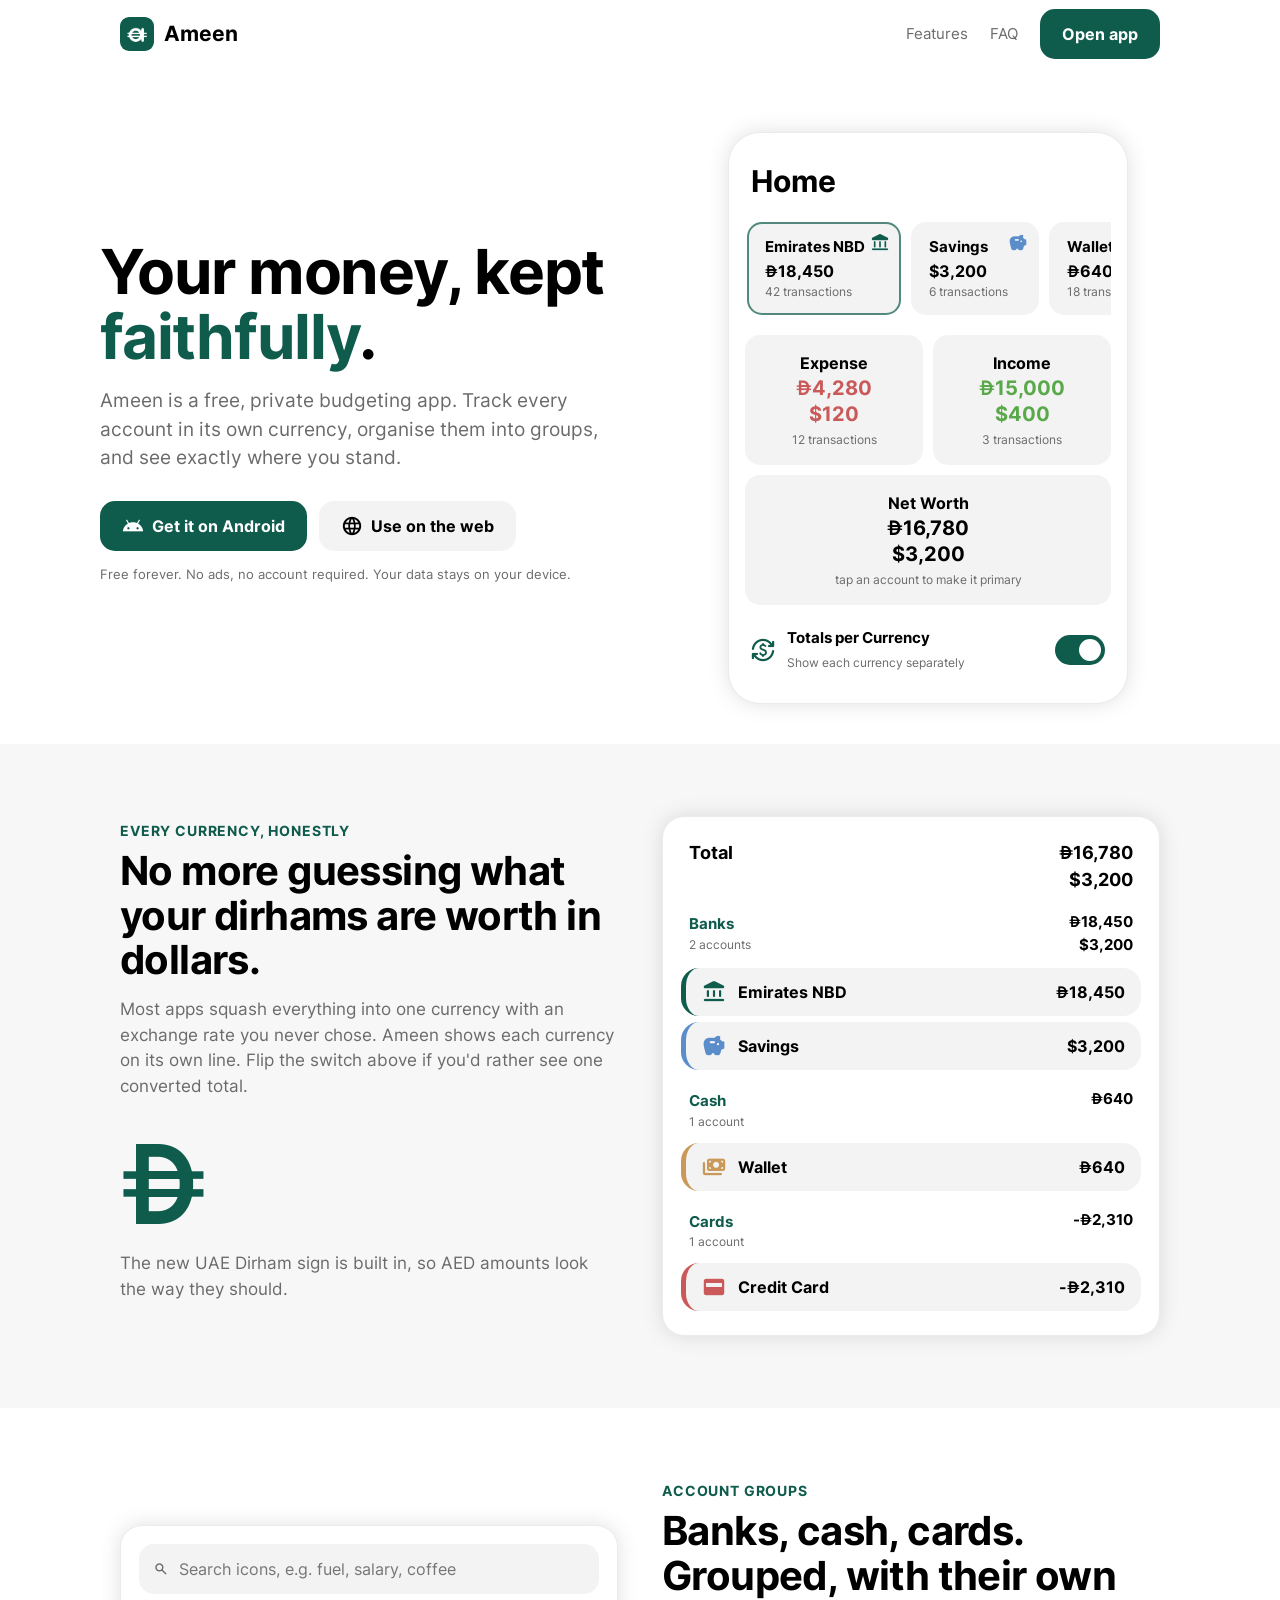
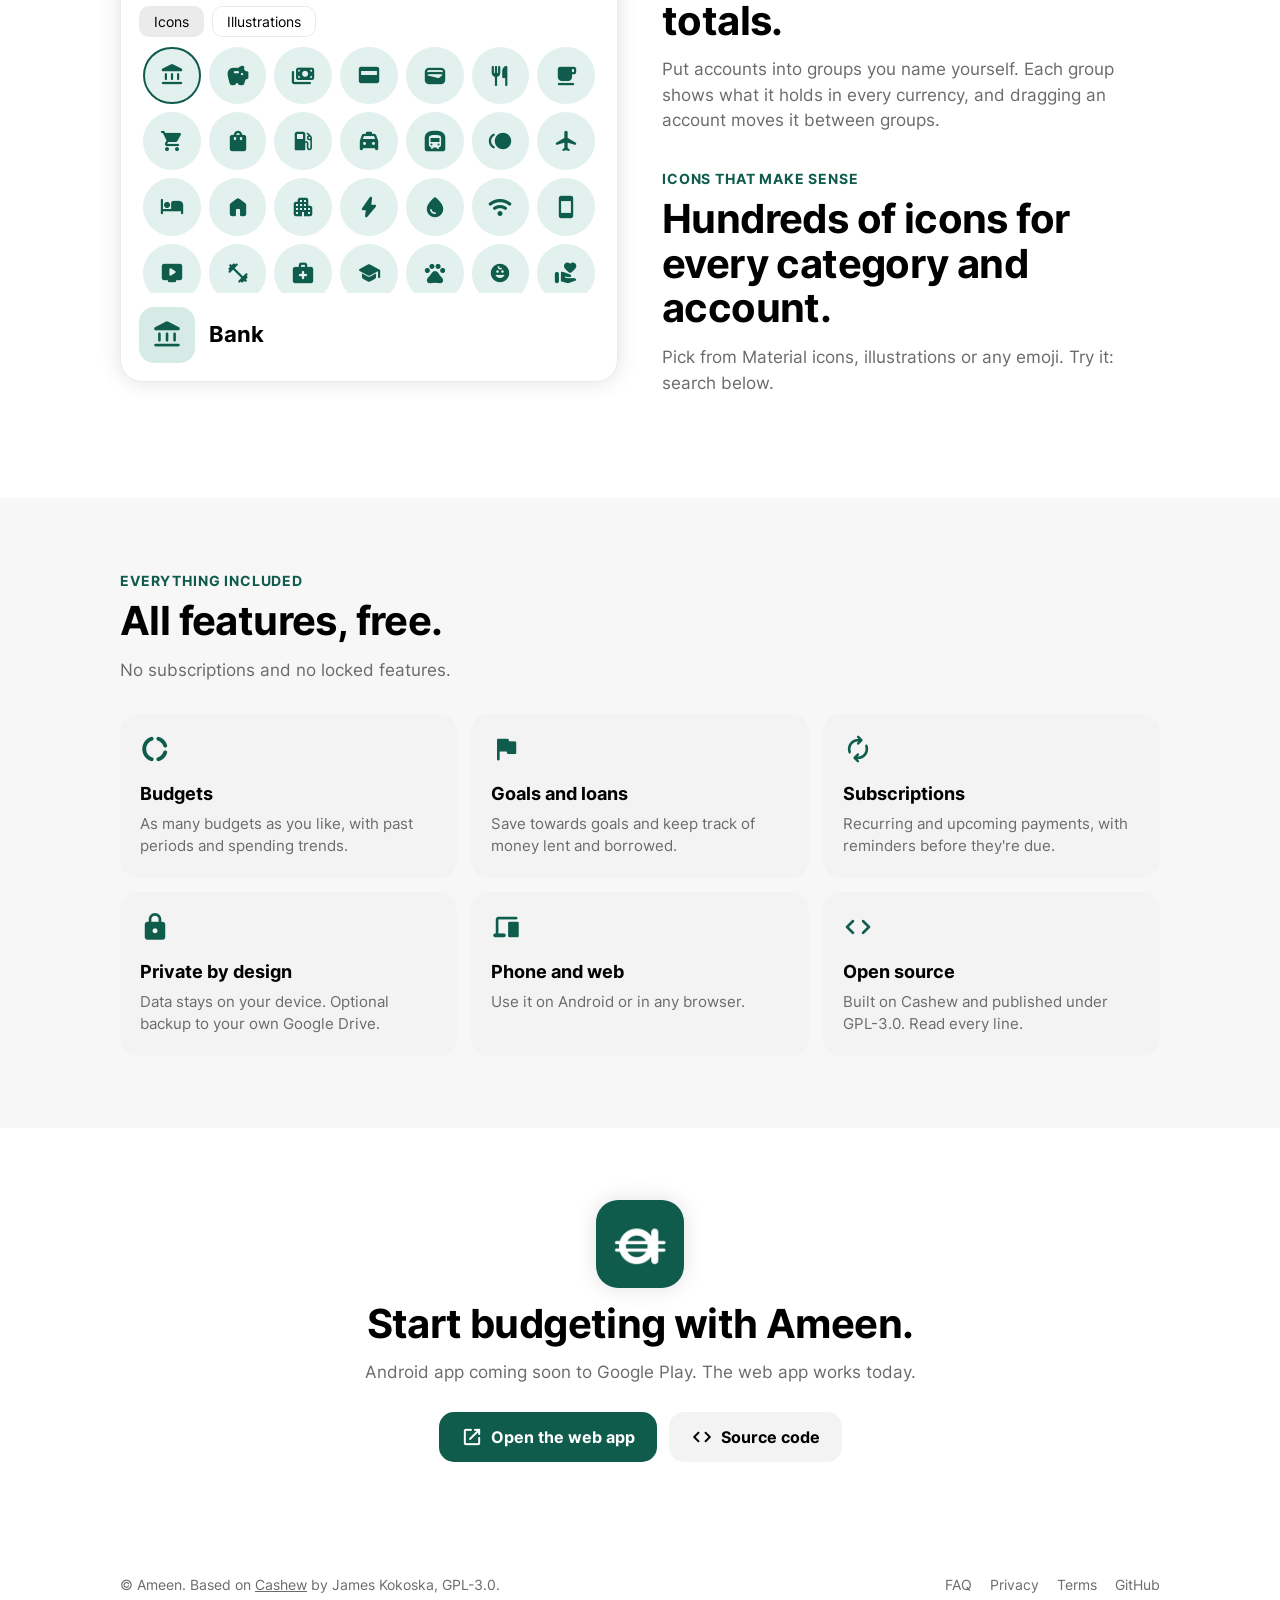
<file: site/index.html>
<!doctype html>
<html lang="en">
<head>
  <meta charset="utf-8">
  <meta name="viewport" content="width=device-width, initial-scale=1">
  <title>Ameen · Budgeting you can trust</title>
  <meta name="description" content="Ameen is a free, private budgeting app. Every currency kept separate, accounts in groups, and the new UAE Dirham sign built in.">
  <meta name="theme-color" content="#0F5C4D">
  <meta property="og:title" content="Ameen · Budgeting you can trust">
  <meta property="og:description" content="Free, private budgeting. Every currency kept separate, accounts in groups, the new Dirham sign built in.">
  <meta property="og:image" content="https://ameen.zaidshaikh.com/img/icon-1024.png">
  <link rel="icon" href="favicon.ico">
  <link rel="apple-touch-icon" href="img/icon-192.png">
  <link rel="stylesheet" href="https://fonts.googleapis.com/css2?family=Material+Symbols+Rounded:opsz,wght,FILL,GRAD@24,500,1,0&display=block">
  <link rel="stylesheet" href="style.css">
</head>
<body>
<header class="top">
  <div class="wrap">
    <a class="logo" href="/"><img src="img/icon-192.png" alt="">Ameen</a>
    <nav class="links">
      <a class="hide-sm" href="#features">Features</a>
      <a class="hide-sm" href="faq.html">FAQ</a>
      <a class="btn primary" href="https://app.ameen.zaidshaikh.com">Open app</a>
    </nav>
  </div>
</header>

<main>
  <div class="wrap hero">
    <div>
      <h1>Your money, kept <span class="accent">faithfully</span>.</h1>
      <p class="lead">Ameen is a free, private budgeting app. Track every account in its own currency, organise them into groups, and see exactly where you stand.</p>
      <div class="ctas">
        <a class="btn primary" href="#get"><span class="ms">android</span>Get it on Android</a>
        <a class="btn secondary" href="https://app.ameen.zaidshaikh.com"><span class="ms">language</span>Use on the web</a>
      </div>
      <p class="note">Free forever. No ads, no account required. Your data stays on your device.</p>
    </div>

    <!-- Live recreation of the app home screen -->
    <div class="device" aria-label="Ameen home screen preview">
      <h3 class="page">Home</h3>
      <div class="cards" id="wallets"></div>
      <div class="row2">
        <div class="box"><div class="label">Expense</div><div class="val expense" id="exp"></div><div class="sub">12 transactions</div></div>
        <div class="box"><div class="label">Income</div><div class="val income" id="inc"></div><div class="sub">3 transactions</div></div>
      </div>
      <div class="box" style="margin-top:10px"><div class="label">Net Worth</div><div class="val" id="nw"></div><div class="sub">tap an account to make it primary</div></div>
      <div class="setting">
        <span class="ms">currency_exchange</span>
        <div class="t"><b>Totals per Currency</b><span>Show each currency separately</span></div>
        <button class="switch" id="perCurrency" role="switch" aria-checked="true" aria-label="Totals per currency"></button>
      </div>
    </div>
  </div>

  <section class="block alt" id="features">
    <div class="wrap split">
      <div>
        <div class="eyebrow">Every currency, honestly</div>
        <h2>No more guessing what your dirhams are worth in dollars.</h2>
        <p class="sec">Most apps squash everything into one currency with an exchange rate you never chose. Ameen shows each currency on its own line. Flip the switch above if you'd rather see one converted total.</p>
        <div class="dirham" aria-label="UAE Dirham sign">&#x20C3;</div>
        <p class="sec" style="margin-top:12px">The new UAE Dirham sign is built in, so AED amounts look the way they should.</p>
      </div>
      <!-- Live accounts page with groups -->
      <div class="panel" aria-label="Accounts page preview">
        <div class="total-h"><span>Total</span><span class="tot" id="groupsTotal"></span></div>
        <div id="groups"></div>
      </div>
    </div>
  </section>

  <section class="block">
    <div class="wrap split flip">
      <div>
        <div class="eyebrow">Account groups</div>
        <h2>Banks, cash, cards. Grouped, with their own totals.</h2>
        <p class="sec">Put accounts into groups you name yourself. Each group shows what it holds in every currency, and dragging an account moves it between groups.</p>
        <div class="eyebrow" style="margin-top:34px">Icons that make sense</div>
        <h2>Hundreds of icons for every category and account.</h2>
        <p class="sec">Pick from Material icons, illustrations or any emoji. Try it: search below.</p>
      </div>
      <!-- Live icon picker -->
      <div class="panel" aria-label="Icon picker preview">
        <div class="picker-search"><span class="ms" style="color:var(--text-light)">search</span><input id="iconSearch" placeholder="Search icons, e.g. fuel, salary, coffee" aria-label="Search icons"></div>
        <div class="chips"><button class="chip on" tabindex="-1">Icons</button><button class="chip" tabindex="-1">Illustrations</button></div>
        <div class="grid-icons" id="iconGrid"></div>
        <div class="picked"><div class="tile"><span class="ms" id="pickedIcon">account_balance</span></div><b id="pickedName">Bank</b></div>
      </div>
    </div>
  </section>

  <section class="block alt">
    <div class="wrap">
      <div class="eyebrow">Everything included</div>
      <h2>All features, free.</h2>
      <p class="sec">No subscriptions and no locked features.</p>
      <div class="features">
        <div class="feature"><span class="ms">donut_large</span><h3>Budgets</h3><p>As many budgets as you like, with past periods and spending trends.</p></div>
        <div class="feature"><span class="ms">flag</span><h3>Goals and loans</h3><p>Save towards goals and keep track of money lent and borrowed.</p></div>
        <div class="feature"><span class="ms">autorenew</span><h3>Subscriptions</h3><p>Recurring and upcoming payments, with reminders before they're due.</p></div>
        <div class="feature"><span class="ms">lock</span><h3>Private by design</h3><p>Data stays on your device. Optional backup to your own Google Drive.</p></div>
        <div class="feature"><span class="ms">devices</span><h3>Phone and web</h3><p>Use it on Android or in any browser.</p></div>
        <div class="feature"><span class="ms">code</span><h3>Open source</h3><p>Built on Cashew and published under GPL-3.0. Read every line.</p></div>
      </div>
    </div>
  </section>

  <section class="block cta" id="get">
    <div class="wrap">
      <img src="img/icon-192.png" alt="Ameen app icon">
      <h2>Start budgeting with Ameen.</h2>
      <p class="sec" style="margin:0 auto 26px">Android app coming soon to Google Play. The web app works today.</p>
      <div class="ctas" style="display:flex;gap:12px;justify-content:center;flex-wrap:wrap">
        <a class="btn primary" href="https://app.ameen.zaidshaikh.com"><span class="ms">open_in_new</span>Open the web app</a>
        <a class="btn secondary" href="https://github.com/okzaid/ameen"><span class="ms">code</span>Source code</a>
      </div>
    </div>
  </section>
</main>

<footer>
  <div class="wrap">
    <span>© Ameen. Based on <a href="https://github.com/jameskokoska/Cashew" style="text-decoration:underline">Cashew</a> by James Kokoska, GPL-3.0.</span>
    <nav><a href="faq.html">FAQ</a><a href="privacy.html">Privacy</a><a href="terms.html">Terms</a><a href="https://github.com/okzaid/ameen">GitHub</a></nav>
  </div>
</footer>

<script>
// Sample data driving the live previews (mirrors the app's model)
const RATES = { aed: 1, usd: 3.6725 }; // to AED
const SYM = { aed: "⃃", usd: "$" };
const wallets = [
  { name: "Emirates NBD", icon: "account_balance", color: "#0F5C4D", cur: "aed", amt: 18450, n: 42, group: "Banks" },
  { name: "Savings", icon: "savings", color: "#5A8DCA", cur: "usd", amt: 3200, n: 6, group: "Banks" },
  { name: "Wallet", icon: "payments", color: "#CA995A", cur: "aed", amt: 640, n: 18, group: "Cash" },
  { name: "Credit Card", icon: "credit_card", color: "#CA5A5A", cur: "aed", amt: -2310, n: 27, group: "Cards" },
];
let primary = 0;
const fmt = (v, c) => (v < 0 ? "-" : "") + SYM[c] + Math.abs(v).toLocaleString("en-US", { minimumFractionDigits: 0, maximumFractionDigits: 2 });
const perCurrencySwitch = document.getElementById("perCurrency");
const perCurrency = () => perCurrencySwitch.getAttribute("aria-checked") === "true";

function totals(list, key = w => w.amt) {
  const t = {};
  list.forEach(w => t[w.cur] = (t[w.cur] || 0) + key(w));
  return t;
}
function totalsHTML(t) {
  const base = wallets[primary].cur;
  if (!perCurrency() || Object.keys(t).length === 1) {
    if (Object.keys(t).length === 1) { const c = Object.keys(t)[0]; return fmt(t[c], c); }
    let sum = 0; for (const c in t) sum += t[c] * RATES[c] / RATES[base];
    return fmt(Math.round(sum), base);
  }
  return Object.entries(t).map(([c, v]) => `<div>${fmt(v, c)}</div>`).join("");
}
function render() {
  document.getElementById("wallets").innerHTML = wallets.map((w, i) => `
    <div class="wallet ${i === primary ? "selected" : ""}" style="--wc:${w.color}" data-i="${i}" role="button" tabindex="0">
      <span class="ms ico">${w.icon}</span>
      <div class="name">${w.name}</div><div class="amt">${fmt(w.amt, w.cur)}</div>
      <div class="cnt">${w.n} transactions</div>
    </div>`).join("");
  document.querySelectorAll(".wallet").forEach(el => el.onclick = () => { primary = +el.dataset.i; render(); });
  document.getElementById("nw").innerHTML = totalsHTML(totals(wallets));
  document.getElementById("exp").innerHTML = totalsHTML({ aed: 4280, usd: 120 });
  document.getElementById("inc").innerHTML = totalsHTML({ aed: 15000, usd: 400 });
  document.getElementById("groupsTotal").innerHTML = totalsHTML(totals(wallets));
  const groups = [...new Set(wallets.map(w => w.group))];
  document.getElementById("groups").innerHTML = groups.map(g => {
    const m = wallets.filter(w => w.group === g);
    return `<div class="group-h"><div><b>${g}</b><small>${m.length} account${m.length > 1 ? "s" : ""}</small></div><div class="tot">${totalsHTML(totals(m))}</div></div>` +
      m.map(w => `<div class="acct" style="--wc:${w.color}"><span class="ms">${w.icon}</span><span class="n">${w.name}</span><span class="a">${fmt(w.amt, w.cur)}</span></div>`).join("");
  }).join("");
}
perCurrencySwitch.onclick = () => { perCurrencySwitch.setAttribute("aria-checked", perCurrency() ? "false" : "true"); render(); };
render();

// Icon picker: a slice of the app's Material icon catalog
const ICONS = [
  ["account_balance","Bank","bank account"],["savings","Savings","piggy save"],["payments","Cash","money notes"],["credit_card","Credit Card","card visa"],
  ["wallet","Wallet","purse"],["restaurant","Dining","food eat"],["local_cafe","Coffee","cafe tea karak"],["local_grocery_store","Groceries","supermarket"],
  ["shopping_bag","Shopping","mall"],["local_gas_station","Fuel","petrol adnoc enoc gas"],["local_taxi","Taxi","careem uber cab"],["subway","Metro","nol transport"],
  ["toll","Tolls","salik"],["flight","Flights","travel airline"],["hotel","Hotels","stay"],["home","Home","house"],["apartment","Rent","flat"],
  ["bolt","Electricity","dewa power utilities"],["water_drop","Water","utilities"],["wifi","Internet","broadband"],["smartphone","Phone","mobile du etisalat"],
  ["live_tv","Streaming","netflix"],["fitness_center","Gym","fitness"],["medical_services","Medical","doctor health"],["school","Education","school fees"],
  ["pets","Pets","dog cat"],["child_care","Childcare","baby"],["volunteer_activism","Charity","zakat sadaqah donation"],["mosque","Mosque","masjid"],
  ["work","Salary","income job"],["trending_up","Investments","stocks"],["redeem","Gifts","present"],["sports_esports","Gaming","games"],
  ["checkroom","Clothing","fashion"],["content_cut","Haircut","barber salon"],["local_parking","Parking","rta"],["send_money","Remittance","transfer home"],
];
const grid = document.getElementById("iconGrid");
let picked = "account_balance";
function renderIcons(q = "") {
  q = q.trim().toLowerCase();
  const list = ICONS.filter(([n, l, t]) => !q || n.replace(/_/g, " ").includes(q) || l.toLowerCase().includes(q) || t.includes(q));
  grid.innerHTML = list.map(([n, l]) => `<button class="${n === picked ? "on" : ""}" data-n="${n}" data-l="${l}" aria-label="${l}"><span class="ms">${n}</span></button>`).join("") ||
    `<p style="grid-column:1/-1;color:var(--text-light);margin:8px">No icons found</p>`;
  grid.querySelectorAll("button").forEach(b => b.onclick = () => {
    picked = b.dataset.n;
    document.getElementById("pickedIcon").textContent = picked;
    document.getElementById("pickedName").textContent = b.dataset.l;
    renderIcons(document.getElementById("iconSearch").value);
  });
}
document.getElementById("iconSearch").oninput = e => renderIcons(e.target.value);
renderIcons();
</script>
</body>
</html>
</file>
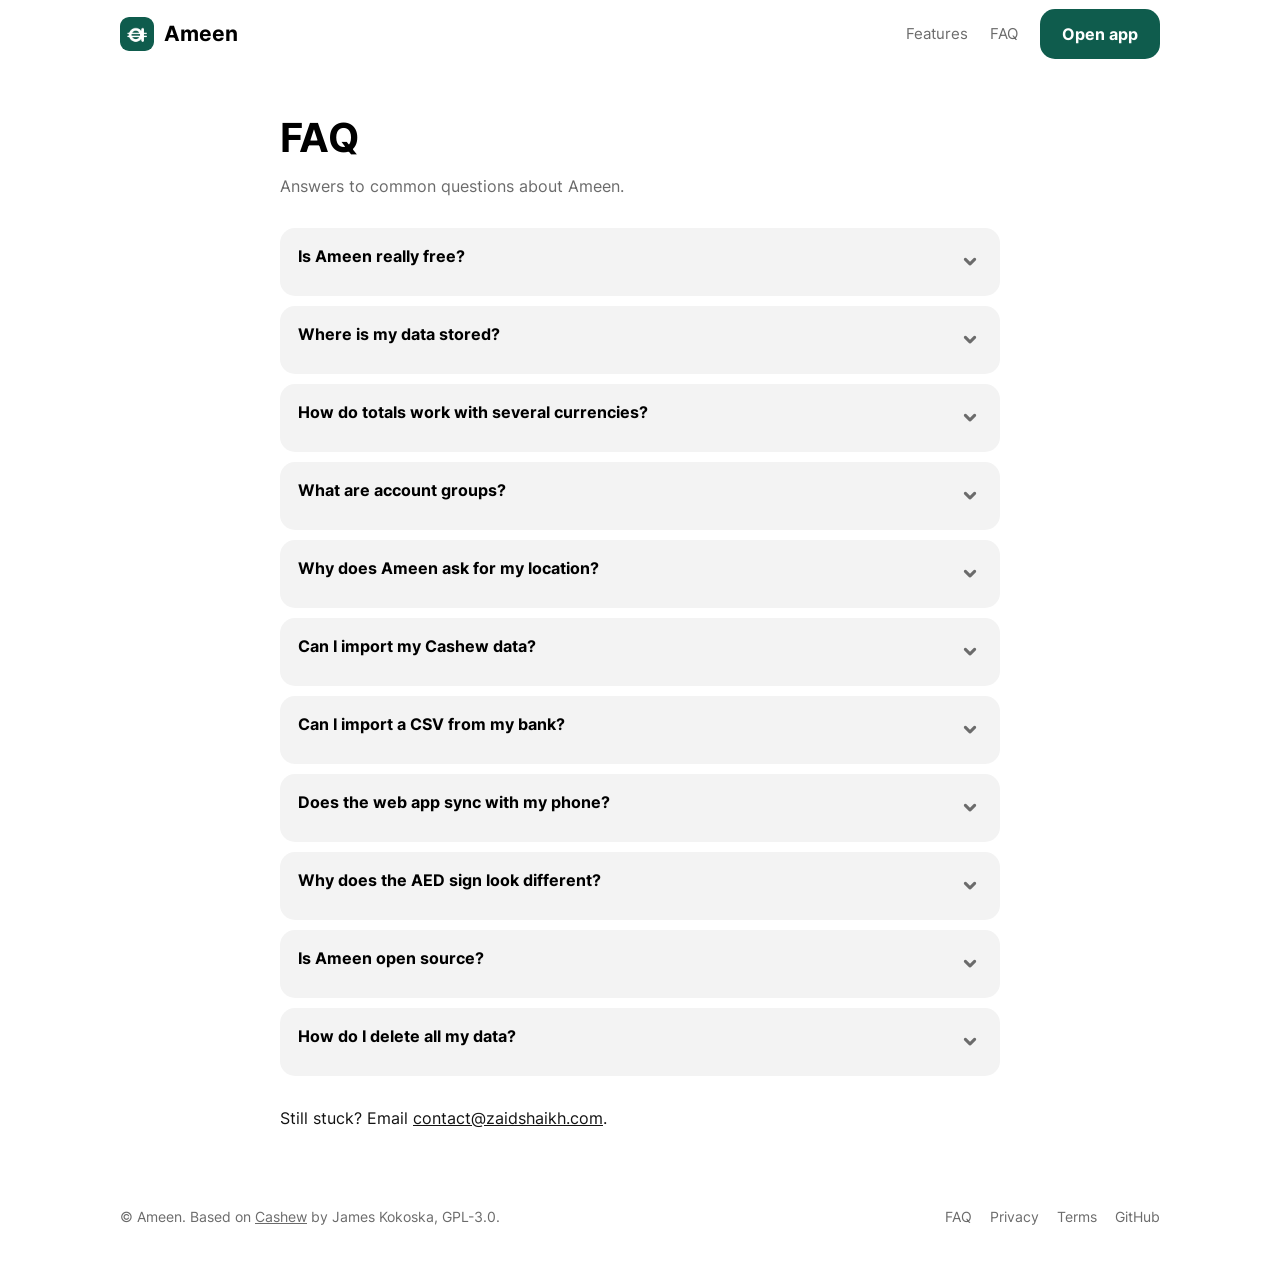
<file: site/faq.html>
<!doctype html>
<html lang="en"><head><meta charset="utf-8"><meta name="viewport" content="width=device-width, initial-scale=1">
<title>FAQ · Ameen</title><meta name="theme-color" content="#0F5C4D"><link rel="icon" href="favicon.ico">
<link rel="stylesheet" href="https://fonts.googleapis.com/css2?family=Material+Symbols+Rounded:opsz,wght,FILL,GRAD@24,500,1,0&display=block">
<link rel="stylesheet" href="style.css"></head><body>
<header class="top"><div class="wrap"><a class="logo" href="/"><img src="img/icon-192.png" alt="">Ameen</a>
<nav class="links"><a class="hide-sm" href="/#features">Features</a><a class="hide-sm" href="faq.html">FAQ</a><a class="btn primary" href="https://app.ameen.zaidshaikh.com">Open app</a></nav></div></header>
<main class="doc"><h1>FAQ</h1><div class="updated">Answers to common questions about Ameen.</div>
<details class="q"><summary>Is Ameen really free?</summary><p>Yes. Every feature is included, with no subscriptions, ads or locked features.</p></details><details class="q"><summary>Where is my data stored?</summary><p>On your device. Nothing is sent to us. If you turn on Google Drive backup, a copy is stored in your own Google Drive, in a private app folder only Ameen can read.</p></details><details class="q"><summary>How do totals work with several currencies?</summary><p>By default Ameen shows one total per currency, so AED and USD stay separate. Turn off <b>Totals per Currency</b> in the accounts settings to convert everything into your base currency using daily exchange rates (you can set your own rates too).</p></details><details class="q"><summary>What are account groups?</summary><p>Groups like Banks, Cash or Cards that you name yourself. Each group shows its own total. Create one when adding or editing an account, or under Accounts, Settings, Account Groups. Dragging an account into another group moves it there.</p></details><details class="q"><summary>Why does Ameen ask for my location?</summary><p>To remember where you added each transaction, so you can see "📍 Dubai" on it later and search by city. Only the city is shown. You can turn it off in Settings, Location Tagging.</p></details><details class="q"><summary>Can I import my Cashew data?</summary><p>Yes. Ameen is based on Cashew, so a Cashew backup file (.sql or .sqlite) can be imported from the backup settings.</p></details><details class="q"><summary>Can I import a CSV from my bank?</summary><p>Yes. Use Import CSV in settings and match the columns to date, amount, title and category.</p></details><details class="q"><summary>Does the web app sync with my phone?</summary><p>Yes, when you sign in with the same Google account on both and turn on sync in the backup settings.</p></details><details class="q"><summary>Why does the AED sign look different?</summary><p>Ameen uses the new UAE Dirham sign introduced in 2025. Where the sign can't be displayed, such as home screen widgets, amounts show as AED.</p></details><details class="q"><summary>Is Ameen open source?</summary><p>Yes, under GPL-3.0. The source is on <a href="https://github.com/okzaid/ameen">GitHub</a>. Ameen is based on <a href="https://github.com/jameskokoska/Cashew">Cashew</a> by James Kokoska.</p></details><details class="q"><summary>How do I delete all my data?</summary><p>In the app, open More, About Us, Delete All Data. If you used Google Drive backup, you can also delete the backups from the backup settings or from your Google Drive.</p></details><p style="margin-top:30px">Still stuck? Email <a href="mailto:contact@zaidshaikh.com">contact@zaidshaikh.com</a>.</p></main><footer><div class="wrap"><span>© Ameen. Based on <a href="https://github.com/jameskokoska/Cashew" style="text-decoration:underline">Cashew</a> by James Kokoska, GPL-3.0.</span>
<nav><a href="faq.html">FAQ</a><a href="privacy.html">Privacy</a><a href="terms.html">Terms</a><a href="https://github.com/okzaid/ameen">GitHub</a></nav></div></footer></body></html>
</file>
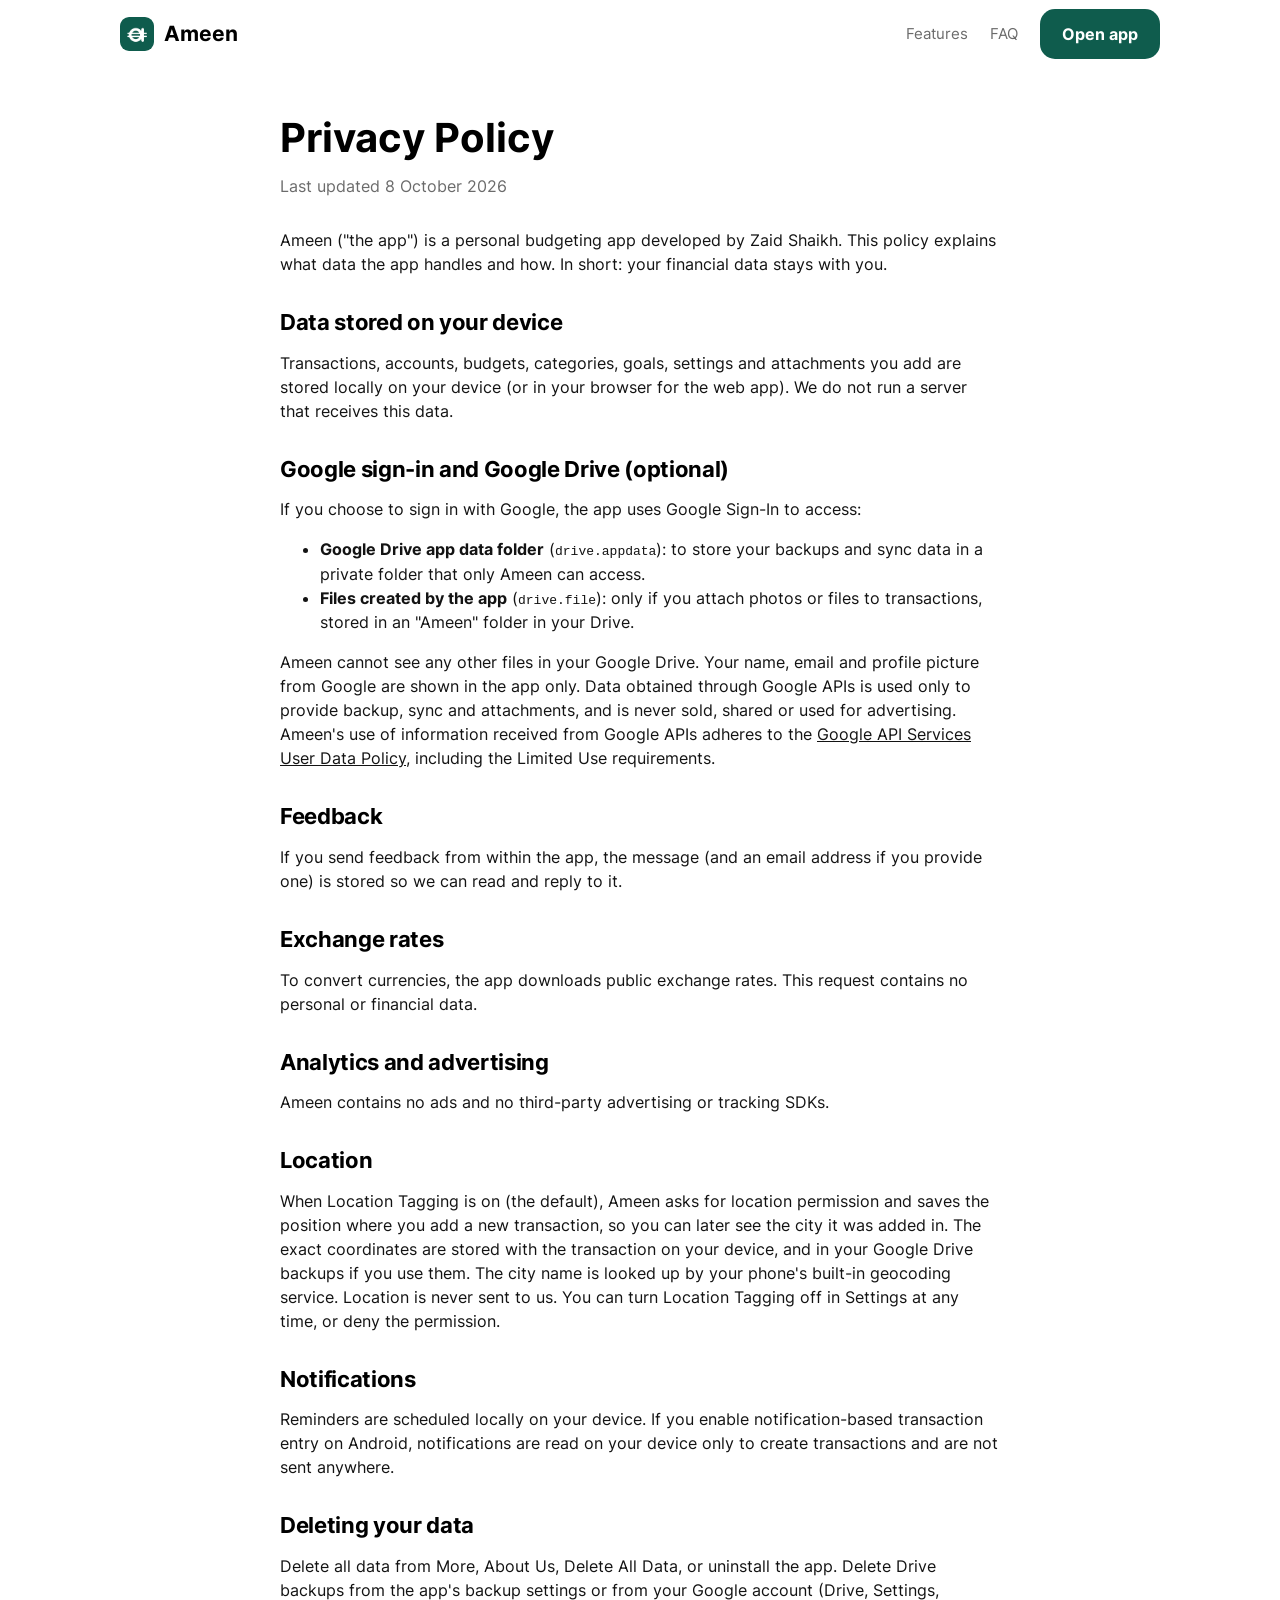
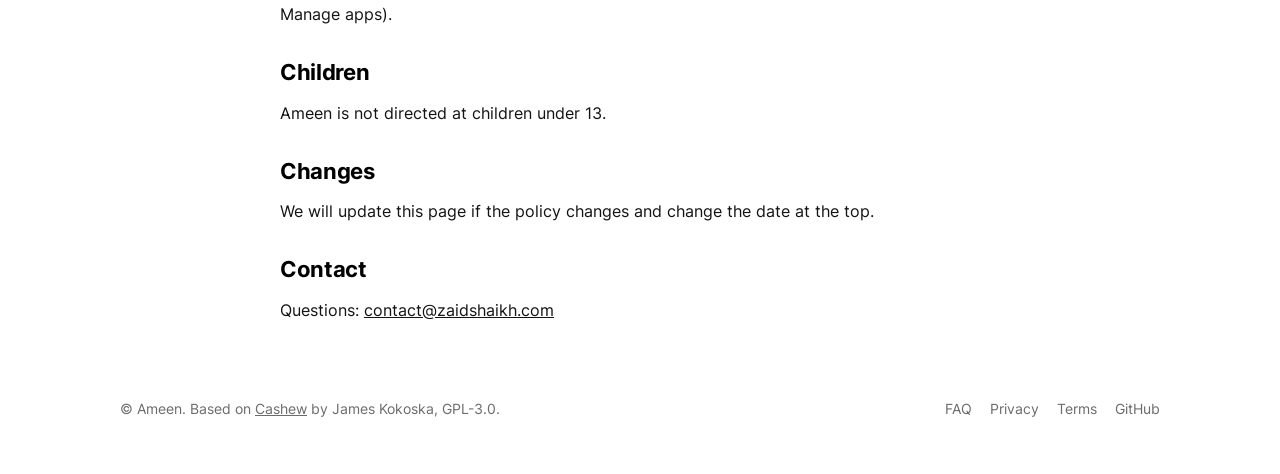
<file: site/privacy.html>
<!doctype html>
<html lang="en"><head><meta charset="utf-8"><meta name="viewport" content="width=device-width, initial-scale=1">
<title>Privacy Policy · Ameen</title><meta name="theme-color" content="#0F5C4D"><link rel="icon" href="favicon.ico">
<link rel="stylesheet" href="https://fonts.googleapis.com/css2?family=Material+Symbols+Rounded:opsz,wght,FILL,GRAD@24,500,1,0&display=block">
<link rel="stylesheet" href="style.css"></head><body>
<header class="top"><div class="wrap"><a class="logo" href="/"><img src="img/icon-192.png" alt="">Ameen</a>
<nav class="links"><a class="hide-sm" href="/#features">Features</a><a class="hide-sm" href="faq.html">FAQ</a><a class="btn primary" href="https://app.ameen.zaidshaikh.com">Open app</a></nav></div></header>
<main class="doc"><h1>Privacy Policy</h1><div class="updated">Last updated 8 October 2026</div>

<p>Ameen ("the app") is a personal budgeting app developed by Zaid Shaikh. This policy explains what data the app handles and how. In short: your financial data stays with you.</p>
<h2>Data stored on your device</h2>
<p>Transactions, accounts, budgets, categories, goals, settings and attachments you add are stored locally on your device (or in your browser for the web app). We do not run a server that receives this data.</p>
<h2>Google sign-in and Google Drive (optional)</h2>
<p>If you choose to sign in with Google, the app uses Google Sign-In to access:</p>
<ul><li><b>Google Drive app data folder</b> (<code>drive.appdata</code>): to store your backups and sync data in a private folder that only Ameen can access.</li>
<li><b>Files created by the app</b> (<code>drive.file</code>): only if you attach photos or files to transactions, stored in an "Ameen" folder in your Drive.</li></ul>
<p>Ameen cannot see any other files in your Google Drive. Your name, email and profile picture from Google are shown in the app only. Data obtained through Google APIs is used only to provide backup, sync and attachments, and is never sold, shared or used for advertising. Ameen's use of information received from Google APIs adheres to the <a href="https://developers.google.com/terms/api-services-user-data-policy">Google API Services User Data Policy</a>, including the Limited Use requirements.</p>
<h2>Feedback</h2>
<p>If you send feedback from within the app, the message (and an email address if you provide one) is stored so we can read and reply to it.</p>
<h2>Exchange rates</h2>
<p>To convert currencies, the app downloads public exchange rates. This request contains no personal or financial data.</p>
<h2>Analytics and advertising</h2>
<p>Ameen contains no ads and no third-party advertising or tracking SDKs.</p>
<h2>Location</h2>
<p>When Location Tagging is on (the default), Ameen asks for location permission and saves the position where you add a new transaction, so you can later see the city it was added in. The exact coordinates are stored with the transaction on your device, and in your Google Drive backups if you use them. The city name is looked up by your phone's built-in geocoding service. Location is never sent to us. You can turn Location Tagging off in Settings at any time, or deny the permission.</p>
<h2>Notifications</h2>
<p>Reminders are scheduled locally on your device. If you enable notification-based transaction entry on Android, notifications are read on your device only to create transactions and are not sent anywhere.</p>
<h2>Deleting your data</h2>
<p>Delete all data from More, About Us, Delete All Data, or uninstall the app. Delete Drive backups from the app's backup settings or from your Google account (Drive, Settings, Manage apps).</p>
<h2>Children</h2><p>Ameen is not directed at children under 13.</p>
<h2>Changes</h2><p>We will update this page if the policy changes and change the date at the top.</p>
<h2>Contact</h2><p>Questions: <a href="mailto:contact@zaidshaikh.com">contact@zaidshaikh.com</a></p></main><footer><div class="wrap"><span>© Ameen. Based on <a href="https://github.com/jameskokoska/Cashew" style="text-decoration:underline">Cashew</a> by James Kokoska, GPL-3.0.</span>
<nav><a href="faq.html">FAQ</a><a href="privacy.html">Privacy</a><a href="terms.html">Terms</a><a href="https://github.com/okzaid/ameen">GitHub</a></nav></div></footer></body></html>
</file>
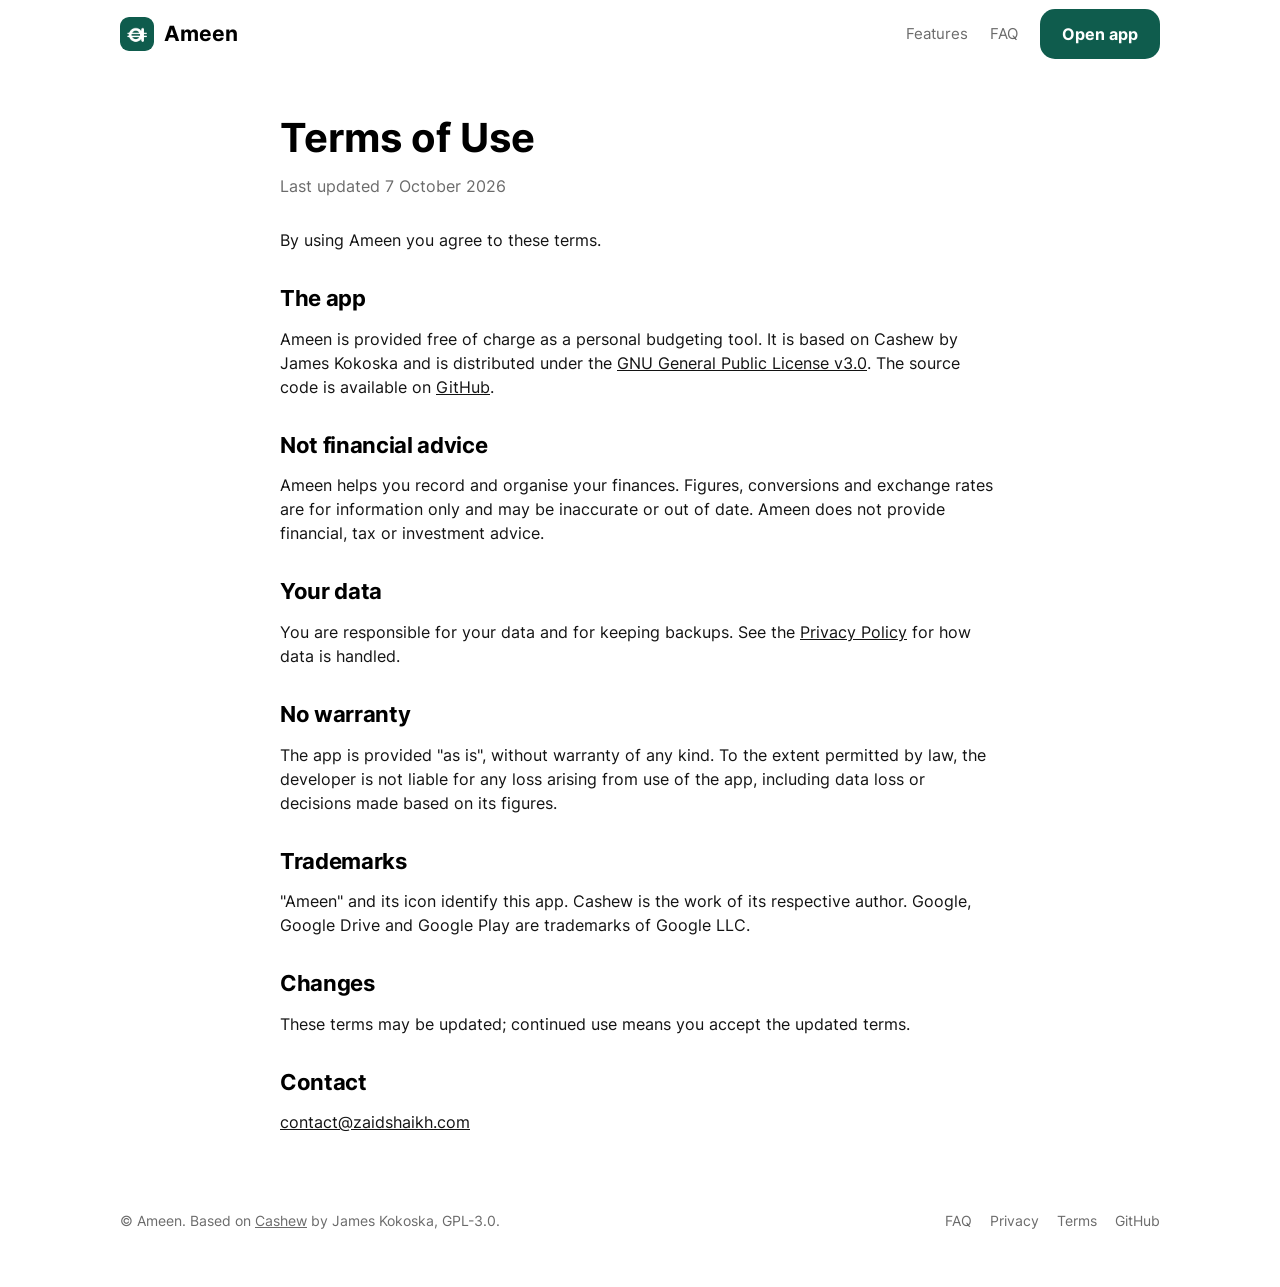
<file: site/terms.html>
<!doctype html>
<html lang="en"><head><meta charset="utf-8"><meta name="viewport" content="width=device-width, initial-scale=1">
<title>Terms of Use · Ameen</title><meta name="theme-color" content="#0F5C4D"><link rel="icon" href="favicon.ico">
<link rel="stylesheet" href="https://fonts.googleapis.com/css2?family=Material+Symbols+Rounded:opsz,wght,FILL,GRAD@24,500,1,0&display=block">
<link rel="stylesheet" href="style.css"></head><body>
<header class="top"><div class="wrap"><a class="logo" href="/"><img src="img/icon-192.png" alt="">Ameen</a>
<nav class="links"><a class="hide-sm" href="/#features">Features</a><a class="hide-sm" href="faq.html">FAQ</a><a class="btn primary" href="https://app.ameen.zaidshaikh.com">Open app</a></nav></div></header>
<main class="doc"><h1>Terms of Use</h1><div class="updated">Last updated 7 October 2026</div>

<p>By using Ameen you agree to these terms.</p>
<h2>The app</h2><p>Ameen is provided free of charge as a personal budgeting tool. It is based on Cashew by James Kokoska and is distributed under the <a href="https://www.gnu.org/licenses/gpl-3.0.html">GNU General Public License v3.0</a>. The source code is available on <a href="https://github.com/okzaid/ameen">GitHub</a>.</p>
<h2>Not financial advice</h2><p>Ameen helps you record and organise your finances. Figures, conversions and exchange rates are for information only and may be inaccurate or out of date. Ameen does not provide financial, tax or investment advice.</p>
<h2>Your data</h2><p>You are responsible for your data and for keeping backups. See the <a href="privacy.html">Privacy Policy</a> for how data is handled.</p>
<h2>No warranty</h2><p>The app is provided "as is", without warranty of any kind. To the extent permitted by law, the developer is not liable for any loss arising from use of the app, including data loss or decisions made based on its figures.</p>
<h2>Trademarks</h2><p>"Ameen" and its icon identify this app. Cashew is the work of its respective author. Google, Google Drive and Google Play are trademarks of Google LLC.</p>
<h2>Changes</h2><p>These terms may be updated; continued use means you accept the updated terms.</p>
<h2>Contact</h2><p><a href="mailto:contact@zaidshaikh.com">contact@zaidshaikh.com</a></p></main><footer><div class="wrap"><span>© Ameen. Based on <a href="https://github.com/jameskokoska/Cashew" style="text-decoration:underline">Cashew</a> by James Kokoska, GPL-3.0.</span>
<nav><a href="faq.html">FAQ</a><a href="privacy.html">Privacy</a><a href="terms.html">Terms</a><a href="https://github.com/okzaid/ameen">GitHub</a></nav></div></footer></body></html>
</file>
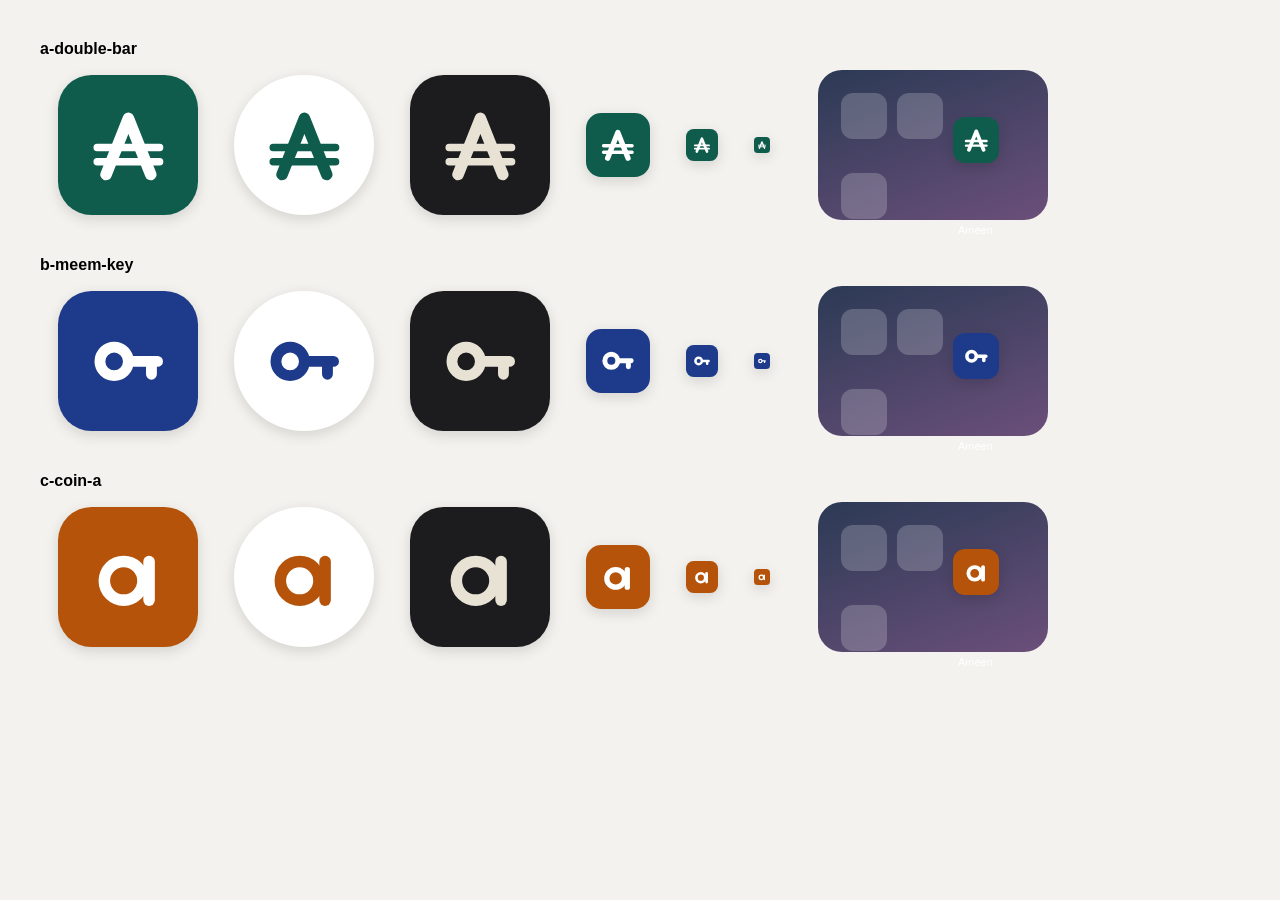
<file: design/icon/demo.html>
<html><body style="margin:0;background:#f4f2ee;font-family:Segoe UI,sans-serif"><div style="padding:40px"><div style="margin-bottom:36px"><div style="font-weight:600;margin-bottom:12px">a-double-bar</div><div style="width:140px;height:140px;border-radius:24%;background:#0F5C4D;display:inline-flex;align-items:center;justify-content:center;margin:0 18px;vertical-align:middle;box-shadow:0 4px 14px #0002"><svg viewBox="0 0 256 256" width="86.8" height="86.8">
  <!-- A whose crossbar is doubled like the Dirham sign: balanced books -->
  <path d="M62 214 L128 48 L194 214" fill="none" stroke="#fff" stroke-width="34" stroke-linecap="round" stroke-linejoin="round"/>
  <path d="M36 134 H220 M36 176 H220" fill="none" stroke="#fff" stroke-width="22" stroke-linecap="round"/>
</svg></div><div style="width:140px;height:140px;border-radius:50%;background:#fff;display:inline-flex;align-items:center;justify-content:center;margin:0 18px;vertical-align:middle;box-shadow:0 4px 14px #0002"><svg viewBox="0 0 256 256" width="86.8" height="86.8">
  <!-- A whose crossbar is doubled like the Dirham sign: balanced books -->
  <path d="M62 214 L128 48 L194 214" fill="none" stroke="#0F5C4D" stroke-width="34" stroke-linecap="round" stroke-linejoin="round"/>
  <path d="M36 134 H220 M36 176 H220" fill="none" stroke="#0F5C4D" stroke-width="22" stroke-linecap="round"/>
</svg></div><div style="width:140px;height:140px;border-radius:24%;background:#1c1c1e;display:inline-flex;align-items:center;justify-content:center;margin:0 18px;vertical-align:middle;box-shadow:0 4px 14px #0002"><svg viewBox="0 0 256 256" width="86.8" height="86.8">
  <!-- A whose crossbar is doubled like the Dirham sign: balanced books -->
  <path d="M62 214 L128 48 L194 214" fill="none" stroke="#e8e2d5" stroke-width="34" stroke-linecap="round" stroke-linejoin="round"/>
  <path d="M36 134 H220 M36 176 H220" fill="none" stroke="#e8e2d5" stroke-width="22" stroke-linecap="round"/>
</svg></div><div style="width:64px;height:64px;border-radius:24%;background:#0F5C4D;display:inline-flex;align-items:center;justify-content:center;margin:0 18px;vertical-align:middle;box-shadow:0 4px 14px #0002"><svg viewBox="0 0 256 256" width="39.68" height="39.68">
  <!-- A whose crossbar is doubled like the Dirham sign: balanced books -->
  <path d="M62 214 L128 48 L194 214" fill="none" stroke="#fff" stroke-width="34" stroke-linecap="round" stroke-linejoin="round"/>
  <path d="M36 134 H220 M36 176 H220" fill="none" stroke="#fff" stroke-width="22" stroke-linecap="round"/>
</svg></div><div style="width:32px;height:32px;border-radius:24%;background:#0F5C4D;display:inline-flex;align-items:center;justify-content:center;margin:0 18px;vertical-align:middle;box-shadow:0 4px 14px #0002"><svg viewBox="0 0 256 256" width="19.84" height="19.84">
  <!-- A whose crossbar is doubled like the Dirham sign: balanced books -->
  <path d="M62 214 L128 48 L194 214" fill="none" stroke="#fff" stroke-width="34" stroke-linecap="round" stroke-linejoin="round"/>
  <path d="M36 134 H220 M36 176 H220" fill="none" stroke="#fff" stroke-width="22" stroke-linecap="round"/>
</svg></div><div style="width:16px;height:16px;border-radius:24%;background:#0F5C4D;display:inline-flex;align-items:center;justify-content:center;margin:0 18px;vertical-align:middle;box-shadow:0 4px 14px #0002"><svg viewBox="0 0 256 256" width="9.92" height="9.92">
  <!-- A whose crossbar is doubled like the Dirham sign: balanced books -->
  <path d="M62 214 L128 48 L194 214" fill="none" stroke="#fff" stroke-width="34" stroke-linecap="round" stroke-linejoin="round"/>
  <path d="M36 134 H220 M36 176 H220" fill="none" stroke="#fff" stroke-width="22" stroke-linecap="round"/>
</svg></div><div style="display:inline-block;vertical-align:middle;margin-left:30px;width:230px;height:150px;border-radius:24px;background:linear-gradient(160deg,#2b3a55,#6b4f7a);padding:18px;box-sizing:border-box"><div style="display:inline-block;width:46px;height:46px;border-radius:12px;background:#ffffff33;margin:5px"></div><div style="display:inline-block;width:46px;height:46px;border-radius:12px;background:#ffffff33;margin:5px"></div><div style="width:46px;height:46px;border-radius:26%;background:#0F5C4D;display:inline-flex;align-items:center;justify-content:center;margin:5px;vertical-align:middle;box-shadow:0 4px 14px #0002"><svg viewBox="0 0 256 256" width="28.52" height="28.52">
  <!-- A whose crossbar is doubled like the Dirham sign: balanced books -->
  <path d="M62 214 L128 48 L194 214" fill="none" stroke="#fff" stroke-width="34" stroke-linecap="round" stroke-linejoin="round"/>
  <path d="M36 134 H220 M36 176 H220" fill="none" stroke="#fff" stroke-width="22" stroke-linecap="round"/>
</svg></div><div style="display:inline-block;width:46px;height:46px;border-radius:12px;background:#ffffff33;margin:5px"></div><div style="color:#fff;font-size:11px;margin-left:122px">Ameen</div></div></div><div style="margin-bottom:36px"><div style="font-weight:600;margin-bottom:12px">b-meem-key</div><div style="width:140px;height:140px;border-radius:24%;background:#1E3A8A;display:inline-flex;align-items:center;justify-content:center;margin:0 18px;vertical-align:middle;box-shadow:0 4px 14px #0002"><svg viewBox="0 0 256 256" width="86.8" height="86.8">
  <!-- Arabic meem (the loop of Ø£Ù…ÙŠÙ†) drawn as a key lying flat: safekeeping -->
  <path fill="#fff" fill-rule="evenodd" d="M86 70a58 58 0 1 1 0 116a58 58 0 1 1 0-116zm0 32a26 26 0 1 0 0 52a26 26 0 1 0 0-52z"/>
  <path d="M140 128 H214 M196 128 V166" fill="none" stroke="#fff" stroke-width="32" stroke-linecap="round" stroke-linejoin="round"/>
</svg></div><div style="width:140px;height:140px;border-radius:50%;background:#fff;display:inline-flex;align-items:center;justify-content:center;margin:0 18px;vertical-align:middle;box-shadow:0 4px 14px #0002"><svg viewBox="0 0 256 256" width="86.8" height="86.8">
  <!-- Arabic meem (the loop of Ø£Ù…ÙŠÙ†) drawn as a key lying flat: safekeeping -->
  <path fill="#1E3A8A" fill-rule="evenodd" d="M86 70a58 58 0 1 1 0 116a58 58 0 1 1 0-116zm0 32a26 26 0 1 0 0 52a26 26 0 1 0 0-52z"/>
  <path d="M140 128 H214 M196 128 V166" fill="none" stroke="#1E3A8A" stroke-width="32" stroke-linecap="round" stroke-linejoin="round"/>
</svg></div><div style="width:140px;height:140px;border-radius:24%;background:#1c1c1e;display:inline-flex;align-items:center;justify-content:center;margin:0 18px;vertical-align:middle;box-shadow:0 4px 14px #0002"><svg viewBox="0 0 256 256" width="86.8" height="86.8">
  <!-- Arabic meem (the loop of Ø£Ù…ÙŠÙ†) drawn as a key lying flat: safekeeping -->
  <path fill="#e8e2d5" fill-rule="evenodd" d="M86 70a58 58 0 1 1 0 116a58 58 0 1 1 0-116zm0 32a26 26 0 1 0 0 52a26 26 0 1 0 0-52z"/>
  <path d="M140 128 H214 M196 128 V166" fill="none" stroke="#e8e2d5" stroke-width="32" stroke-linecap="round" stroke-linejoin="round"/>
</svg></div><div style="width:64px;height:64px;border-radius:24%;background:#1E3A8A;display:inline-flex;align-items:center;justify-content:center;margin:0 18px;vertical-align:middle;box-shadow:0 4px 14px #0002"><svg viewBox="0 0 256 256" width="39.68" height="39.68">
  <!-- Arabic meem (the loop of Ø£Ù…ÙŠÙ†) drawn as a key lying flat: safekeeping -->
  <path fill="#fff" fill-rule="evenodd" d="M86 70a58 58 0 1 1 0 116a58 58 0 1 1 0-116zm0 32a26 26 0 1 0 0 52a26 26 0 1 0 0-52z"/>
  <path d="M140 128 H214 M196 128 V166" fill="none" stroke="#fff" stroke-width="32" stroke-linecap="round" stroke-linejoin="round"/>
</svg></div><div style="width:32px;height:32px;border-radius:24%;background:#1E3A8A;display:inline-flex;align-items:center;justify-content:center;margin:0 18px;vertical-align:middle;box-shadow:0 4px 14px #0002"><svg viewBox="0 0 256 256" width="19.84" height="19.84">
  <!-- Arabic meem (the loop of Ø£Ù…ÙŠÙ†) drawn as a key lying flat: safekeeping -->
  <path fill="#fff" fill-rule="evenodd" d="M86 70a58 58 0 1 1 0 116a58 58 0 1 1 0-116zm0 32a26 26 0 1 0 0 52a26 26 0 1 0 0-52z"/>
  <path d="M140 128 H214 M196 128 V166" fill="none" stroke="#fff" stroke-width="32" stroke-linecap="round" stroke-linejoin="round"/>
</svg></div><div style="width:16px;height:16px;border-radius:24%;background:#1E3A8A;display:inline-flex;align-items:center;justify-content:center;margin:0 18px;vertical-align:middle;box-shadow:0 4px 14px #0002"><svg viewBox="0 0 256 256" width="9.92" height="9.92">
  <!-- Arabic meem (the loop of Ø£Ù…ÙŠÙ†) drawn as a key lying flat: safekeeping -->
  <path fill="#fff" fill-rule="evenodd" d="M86 70a58 58 0 1 1 0 116a58 58 0 1 1 0-116zm0 32a26 26 0 1 0 0 52a26 26 0 1 0 0-52z"/>
  <path d="M140 128 H214 M196 128 V166" fill="none" stroke="#fff" stroke-width="32" stroke-linecap="round" stroke-linejoin="round"/>
</svg></div><div style="display:inline-block;vertical-align:middle;margin-left:30px;width:230px;height:150px;border-radius:24px;background:linear-gradient(160deg,#2b3a55,#6b4f7a);padding:18px;box-sizing:border-box"><div style="display:inline-block;width:46px;height:46px;border-radius:12px;background:#ffffff33;margin:5px"></div><div style="display:inline-block;width:46px;height:46px;border-radius:12px;background:#ffffff33;margin:5px"></div><div style="width:46px;height:46px;border-radius:26%;background:#1E3A8A;display:inline-flex;align-items:center;justify-content:center;margin:5px;vertical-align:middle;box-shadow:0 4px 14px #0002"><svg viewBox="0 0 256 256" width="28.52" height="28.52">
  <!-- Arabic meem (the loop of Ø£Ù…ÙŠÙ†) drawn as a key lying flat: safekeeping -->
  <path fill="#fff" fill-rule="evenodd" d="M86 70a58 58 0 1 1 0 116a58 58 0 1 1 0-116zm0 32a26 26 0 1 0 0 52a26 26 0 1 0 0-52z"/>
  <path d="M140 128 H214 M196 128 V166" fill="none" stroke="#fff" stroke-width="32" stroke-linecap="round" stroke-linejoin="round"/>
</svg></div><div style="display:inline-block;width:46px;height:46px;border-radius:12px;background:#ffffff33;margin:5px"></div><div style="color:#fff;font-size:11px;margin-left:122px">Ameen</div></div></div><div style="margin-bottom:36px"><div style="font-weight:600;margin-bottom:12px">c-coin-a</div><div style="width:140px;height:140px;border-radius:24%;background:#B45309;display:inline-flex;align-items:center;justify-content:center;margin:0 18px;vertical-align:middle;box-shadow:0 4px 14px #0002"><svg viewBox="0 0 256 256" width="86.8" height="86.8">
  <!-- single storey a: the bowl is a full coin, the stem closes the ledger -->
  <path fill="#fff" fill-rule="evenodd" d="M114 64a74 74 0 1 1 0 148a74 74 0 1 1 0-148zm0 34a40 40 0 1 0 0 80a40 40 0 1 0 0-80z"/>
  <rect x="172" y="64" width="34" height="148" rx="17" fill="#fff"/>
</svg></div><div style="width:140px;height:140px;border-radius:50%;background:#fff;display:inline-flex;align-items:center;justify-content:center;margin:0 18px;vertical-align:middle;box-shadow:0 4px 14px #0002"><svg viewBox="0 0 256 256" width="86.8" height="86.8">
  <!-- single storey a: the bowl is a full coin, the stem closes the ledger -->
  <path fill="#B45309" fill-rule="evenodd" d="M114 64a74 74 0 1 1 0 148a74 74 0 1 1 0-148zm0 34a40 40 0 1 0 0 80a40 40 0 1 0 0-80z"/>
  <rect x="172" y="64" width="34" height="148" rx="17" fill="#B45309"/>
</svg></div><div style="width:140px;height:140px;border-radius:24%;background:#1c1c1e;display:inline-flex;align-items:center;justify-content:center;margin:0 18px;vertical-align:middle;box-shadow:0 4px 14px #0002"><svg viewBox="0 0 256 256" width="86.8" height="86.8">
  <!-- single storey a: the bowl is a full coin, the stem closes the ledger -->
  <path fill="#e8e2d5" fill-rule="evenodd" d="M114 64a74 74 0 1 1 0 148a74 74 0 1 1 0-148zm0 34a40 40 0 1 0 0 80a40 40 0 1 0 0-80z"/>
  <rect x="172" y="64" width="34" height="148" rx="17" fill="#e8e2d5"/>
</svg></div><div style="width:64px;height:64px;border-radius:24%;background:#B45309;display:inline-flex;align-items:center;justify-content:center;margin:0 18px;vertical-align:middle;box-shadow:0 4px 14px #0002"><svg viewBox="0 0 256 256" width="39.68" height="39.68">
  <!-- single storey a: the bowl is a full coin, the stem closes the ledger -->
  <path fill="#fff" fill-rule="evenodd" d="M114 64a74 74 0 1 1 0 148a74 74 0 1 1 0-148zm0 34a40 40 0 1 0 0 80a40 40 0 1 0 0-80z"/>
  <rect x="172" y="64" width="34" height="148" rx="17" fill="#fff"/>
</svg></div><div style="width:32px;height:32px;border-radius:24%;background:#B45309;display:inline-flex;align-items:center;justify-content:center;margin:0 18px;vertical-align:middle;box-shadow:0 4px 14px #0002"><svg viewBox="0 0 256 256" width="19.84" height="19.84">
  <!-- single storey a: the bowl is a full coin, the stem closes the ledger -->
  <path fill="#fff" fill-rule="evenodd" d="M114 64a74 74 0 1 1 0 148a74 74 0 1 1 0-148zm0 34a40 40 0 1 0 0 80a40 40 0 1 0 0-80z"/>
  <rect x="172" y="64" width="34" height="148" rx="17" fill="#fff"/>
</svg></div><div style="width:16px;height:16px;border-radius:24%;background:#B45309;display:inline-flex;align-items:center;justify-content:center;margin:0 18px;vertical-align:middle;box-shadow:0 4px 14px #0002"><svg viewBox="0 0 256 256" width="9.92" height="9.92">
  <!-- single storey a: the bowl is a full coin, the stem closes the ledger -->
  <path fill="#fff" fill-rule="evenodd" d="M114 64a74 74 0 1 1 0 148a74 74 0 1 1 0-148zm0 34a40 40 0 1 0 0 80a40 40 0 1 0 0-80z"/>
  <rect x="172" y="64" width="34" height="148" rx="17" fill="#fff"/>
</svg></div><div style="display:inline-block;vertical-align:middle;margin-left:30px;width:230px;height:150px;border-radius:24px;background:linear-gradient(160deg,#2b3a55,#6b4f7a);padding:18px;box-sizing:border-box"><div style="display:inline-block;width:46px;height:46px;border-radius:12px;background:#ffffff33;margin:5px"></div><div style="display:inline-block;width:46px;height:46px;border-radius:12px;background:#ffffff33;margin:5px"></div><div style="width:46px;height:46px;border-radius:26%;background:#B45309;display:inline-flex;align-items:center;justify-content:center;margin:5px;vertical-align:middle;box-shadow:0 4px 14px #0002"><svg viewBox="0 0 256 256" width="28.52" height="28.52">
  <!-- single storey a: the bowl is a full coin, the stem closes the ledger -->
  <path fill="#fff" fill-rule="evenodd" d="M114 64a74 74 0 1 1 0 148a74 74 0 1 1 0-148zm0 34a40 40 0 1 0 0 80a40 40 0 1 0 0-80z"/>
  <rect x="172" y="64" width="34" height="148" rx="17" fill="#fff"/>
</svg></div><div style="display:inline-block;width:46px;height:46px;border-radius:12px;background:#ffffff33;margin:5px"></div><div style="color:#fff;font-size:11px;margin-left:122px">Ameen</div></div></div></div></body></html>
</file>
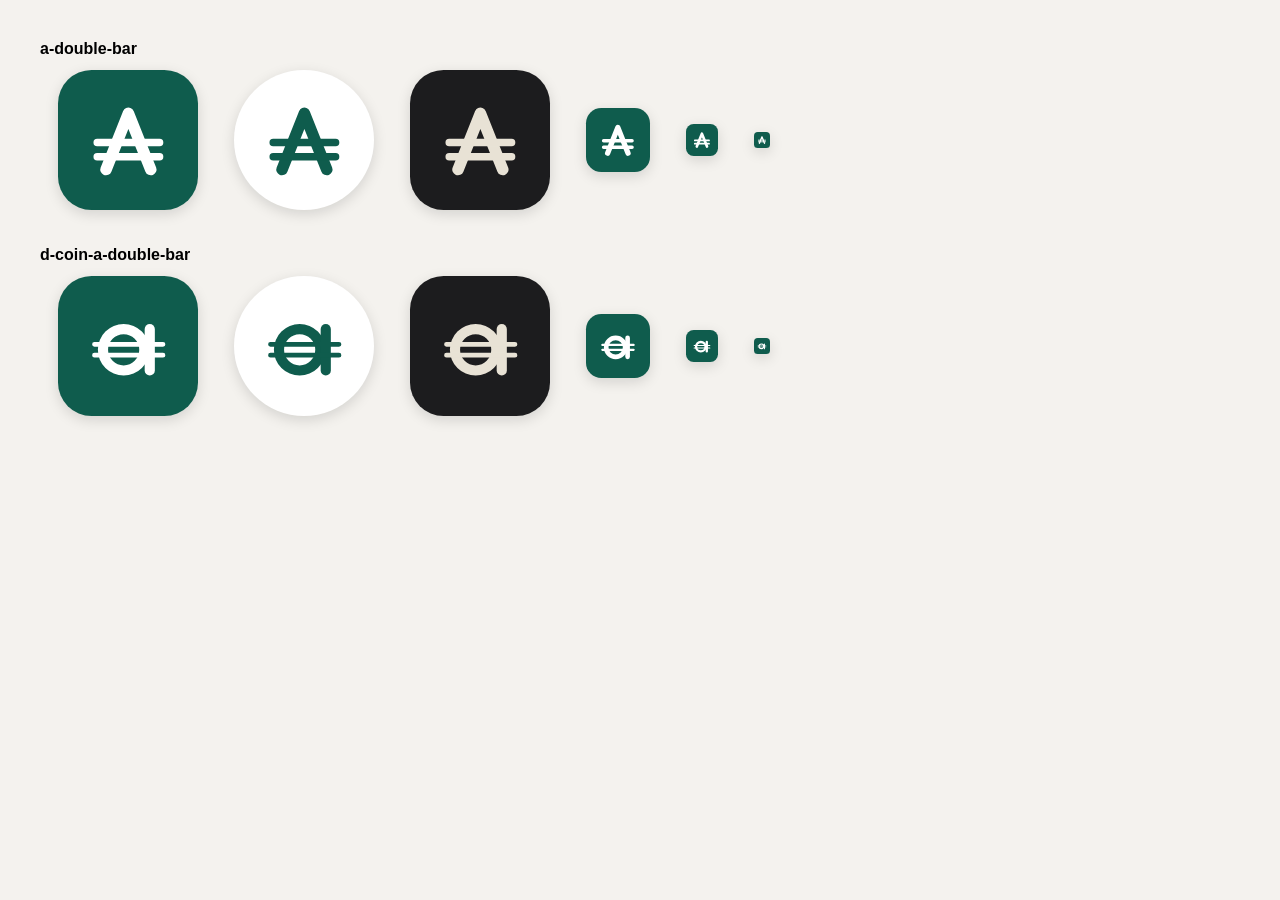
<file: design/icon/demo2.html>
<html><body style="margin:0;background:#f4f2ee;font-family:Segoe UI,sans-serif"><div style="padding:40px"><div style="margin-bottom:36px"><div style="font-weight:600;margin-bottom:12px">a-double-bar</div><div style="width:140px;height:140px;border-radius:24%;background:#0F5C4D;display:inline-flex;align-items:center;justify-content:center;margin:0 18px;vertical-align:middle;box-shadow:0 4px 14px #0002"><svg viewBox="0 0 256 256" width="86.8" height="86.8">
  <!-- A whose crossbar is doubled like the Dirham sign: balanced books -->
  <path d="M62 214 L128 48 L194 214" fill="none" stroke="#fff" stroke-width="34" stroke-linecap="round" stroke-linejoin="round"/>
  <path d="M36 134 H220 M36 176 H220" fill="none" stroke="#fff" stroke-width="22" stroke-linecap="round"/>
</svg></div><div style="width:140px;height:140px;border-radius:50%;background:#fff;display:inline-flex;align-items:center;justify-content:center;margin:0 18px;vertical-align:middle;box-shadow:0 4px 14px #0002"><svg viewBox="0 0 256 256" width="86.8" height="86.8">
  <!-- A whose crossbar is doubled like the Dirham sign: balanced books -->
  <path d="M62 214 L128 48 L194 214" fill="none" stroke="#0F5C4D" stroke-width="34" stroke-linecap="round" stroke-linejoin="round"/>
  <path d="M36 134 H220 M36 176 H220" fill="none" stroke="#0F5C4D" stroke-width="22" stroke-linecap="round"/>
</svg></div><div style="width:140px;height:140px;border-radius:24%;background:#1c1c1e;display:inline-flex;align-items:center;justify-content:center;margin:0 18px;vertical-align:middle;box-shadow:0 4px 14px #0002"><svg viewBox="0 0 256 256" width="86.8" height="86.8">
  <!-- A whose crossbar is doubled like the Dirham sign: balanced books -->
  <path d="M62 214 L128 48 L194 214" fill="none" stroke="#e8e2d5" stroke-width="34" stroke-linecap="round" stroke-linejoin="round"/>
  <path d="M36 134 H220 M36 176 H220" fill="none" stroke="#e8e2d5" stroke-width="22" stroke-linecap="round"/>
</svg></div><div style="width:64px;height:64px;border-radius:24%;background:#0F5C4D;display:inline-flex;align-items:center;justify-content:center;margin:0 18px;vertical-align:middle;box-shadow:0 4px 14px #0002"><svg viewBox="0 0 256 256" width="39.68" height="39.68">
  <!-- A whose crossbar is doubled like the Dirham sign: balanced books -->
  <path d="M62 214 L128 48 L194 214" fill="none" stroke="#fff" stroke-width="34" stroke-linecap="round" stroke-linejoin="round"/>
  <path d="M36 134 H220 M36 176 H220" fill="none" stroke="#fff" stroke-width="22" stroke-linecap="round"/>
</svg></div><div style="width:32px;height:32px;border-radius:24%;background:#0F5C4D;display:inline-flex;align-items:center;justify-content:center;margin:0 18px;vertical-align:middle;box-shadow:0 4px 14px #0002"><svg viewBox="0 0 256 256" width="19.84" height="19.84">
  <!-- A whose crossbar is doubled like the Dirham sign: balanced books -->
  <path d="M62 214 L128 48 L194 214" fill="none" stroke="#fff" stroke-width="34" stroke-linecap="round" stroke-linejoin="round"/>
  <path d="M36 134 H220 M36 176 H220" fill="none" stroke="#fff" stroke-width="22" stroke-linecap="round"/>
</svg></div><div style="width:16px;height:16px;border-radius:24%;background:#0F5C4D;display:inline-flex;align-items:center;justify-content:center;margin:0 18px;vertical-align:middle;box-shadow:0 4px 14px #0002"><svg viewBox="0 0 256 256" width="9.92" height="9.92">
  <!-- A whose crossbar is doubled like the Dirham sign: balanced books -->
  <path d="M62 214 L128 48 L194 214" fill="none" stroke="#fff" stroke-width="34" stroke-linecap="round" stroke-linejoin="round"/>
  <path d="M36 134 H220 M36 176 H220" fill="none" stroke="#fff" stroke-width="22" stroke-linecap="round"/>
</svg></div></div><div style="margin-bottom:36px"><div style="font-weight:600;margin-bottom:12px">d-coin-a-double-bar</div><div style="width:140px;height:140px;border-radius:24%;background:#0F5C4D;display:inline-flex;align-items:center;justify-content:center;margin:0 18px;vertical-align:middle;box-shadow:0 4px 14px #0002"><svg viewBox="0 0 256 256" width="86.8" height="86.8">
  <!-- lowercase a with the Dirham double bar through it -->
  <path fill="#fff" fill-rule="evenodd" d="M114 62a76 76 0 1 1 0 152a76 76 0 1 1 0-152zm0 30a46 46 0 1 0 0 92a46 46 0 1 0 0-92z"/>
  <rect x="176" y="62" width="30" height="152" rx="15" fill="#fff"/>
  <path d="M28 122 H230 M28 154 H230" fill="none" stroke="#fff" stroke-width="14" stroke-linecap="round"/>
</svg></div><div style="width:140px;height:140px;border-radius:50%;background:#fff;display:inline-flex;align-items:center;justify-content:center;margin:0 18px;vertical-align:middle;box-shadow:0 4px 14px #0002"><svg viewBox="0 0 256 256" width="86.8" height="86.8">
  <!-- lowercase a with the Dirham double bar through it -->
  <path fill="#0F5C4D" fill-rule="evenodd" d="M114 62a76 76 0 1 1 0 152a76 76 0 1 1 0-152zm0 30a46 46 0 1 0 0 92a46 46 0 1 0 0-92z"/>
  <rect x="176" y="62" width="30" height="152" rx="15" fill="#0F5C4D"/>
  <path d="M28 122 H230 M28 154 H230" fill="none" stroke="#0F5C4D" stroke-width="14" stroke-linecap="round"/>
</svg></div><div style="width:140px;height:140px;border-radius:24%;background:#1c1c1e;display:inline-flex;align-items:center;justify-content:center;margin:0 18px;vertical-align:middle;box-shadow:0 4px 14px #0002"><svg viewBox="0 0 256 256" width="86.8" height="86.8">
  <!-- lowercase a with the Dirham double bar through it -->
  <path fill="#e8e2d5" fill-rule="evenodd" d="M114 62a76 76 0 1 1 0 152a76 76 0 1 1 0-152zm0 30a46 46 0 1 0 0 92a46 46 0 1 0 0-92z"/>
  <rect x="176" y="62" width="30" height="152" rx="15" fill="#e8e2d5"/>
  <path d="M28 122 H230 M28 154 H230" fill="none" stroke="#e8e2d5" stroke-width="14" stroke-linecap="round"/>
</svg></div><div style="width:64px;height:64px;border-radius:24%;background:#0F5C4D;display:inline-flex;align-items:center;justify-content:center;margin:0 18px;vertical-align:middle;box-shadow:0 4px 14px #0002"><svg viewBox="0 0 256 256" width="39.68" height="39.68">
  <!-- lowercase a with the Dirham double bar through it -->
  <path fill="#fff" fill-rule="evenodd" d="M114 62a76 76 0 1 1 0 152a76 76 0 1 1 0-152zm0 30a46 46 0 1 0 0 92a46 46 0 1 0 0-92z"/>
  <rect x="176" y="62" width="30" height="152" rx="15" fill="#fff"/>
  <path d="M28 122 H230 M28 154 H230" fill="none" stroke="#fff" stroke-width="14" stroke-linecap="round"/>
</svg></div><div style="width:32px;height:32px;border-radius:24%;background:#0F5C4D;display:inline-flex;align-items:center;justify-content:center;margin:0 18px;vertical-align:middle;box-shadow:0 4px 14px #0002"><svg viewBox="0 0 256 256" width="19.84" height="19.84">
  <!-- lowercase a with the Dirham double bar through it -->
  <path fill="#fff" fill-rule="evenodd" d="M114 62a76 76 0 1 1 0 152a76 76 0 1 1 0-152zm0 30a46 46 0 1 0 0 92a46 46 0 1 0 0-92z"/>
  <rect x="176" y="62" width="30" height="152" rx="15" fill="#fff"/>
  <path d="M28 122 H230 M28 154 H230" fill="none" stroke="#fff" stroke-width="14" stroke-linecap="round"/>
</svg></div><div style="width:16px;height:16px;border-radius:24%;background:#0F5C4D;display:inline-flex;align-items:center;justify-content:center;margin:0 18px;vertical-align:middle;box-shadow:0 4px 14px #0002"><svg viewBox="0 0 256 256" width="9.92" height="9.92">
  <!-- lowercase a with the Dirham double bar through it -->
  <path fill="#fff" fill-rule="evenodd" d="M114 62a76 76 0 1 1 0 152a76 76 0 1 1 0-152zm0 30a46 46 0 1 0 0 92a46 46 0 1 0 0-92z"/>
  <rect x="176" y="62" width="30" height="152" rx="15" fill="#fff"/>
  <path d="M28 122 H230 M28 154 H230" fill="none" stroke="#fff" stroke-width="14" stroke-linecap="round"/>
</svg></div></div></div></body></html>
</file>
<file: site/style.css>
/* Ameen site. Tokens mirror the app (lib/colors.dart): containers, text,
   income/expense colours, 15-18px radii, soft shadows, Inter type. */
@font-face { font-family: "Inter"; src: url("fonts/Inter-Regular.ttf") format("truetype"); font-weight: 400; font-display: swap; }
@font-face { font-family: "Inter"; src: url("fonts/Inter-Bold.ttf") format("truetype"); font-weight: 700; font-display: swap; }

:root {
  --brand: #0F5C4D;
  --brand-soft: #d6ebe5;
  --on-brand: #ffffff;
  --bg: #ffffff;
  --canvas: #F7F7F7;
  --container: #F3F3F3;
  --container-heavy: #EBEBEB;
  --text: #000000;
  --text-light: #6b6b6b; /* app uses #888, darkened for WCAG AA on the web */
  --income: #59A849;
  --expense: #CA5A5A;
  --shadow: 0 0 20px rgba(90, 90, 90, 0.18);
  --radius: 18px;
  --radius-sm: 15px;
}
@media (prefers-color-scheme: dark) {
  :root {
    --brand: #6fc2ad;
    --brand-soft: #173b33;
    --on-brand: #06231d;
    --bg: #000000;
    --canvas: #161616;
    --container: #242424;
    --container-heavy: #444444;
    --text: #ffffff;
    --text-light: #9a9a9a;
    --shadow: none;
  }
}

* { box-sizing: border-box; }
html { scroll-behavior: smooth; }
body {
  margin: 0;
  background: var(--bg);
  color: var(--text);
  font-family: "Inter", system-ui, sans-serif;
  line-height: 1.5;
  -webkit-font-smoothing: antialiased;
}
a { color: inherit; }
.wrap { max-width: 1080px; margin: 0 auto; padding: 0 20px; }
.ms { font-family: "Material Symbols Rounded"; font-variation-settings: "FILL" 1, "wght" 500; font-weight: normal; font-style: normal; line-height: 1; letter-spacing: normal; display: inline-block; white-space: nowrap; direction: ltr; -webkit-font-feature-settings: "liga"; font-feature-settings: "liga"; }

/* Header */
header.top { position: sticky; top: 0; z-index: 10; background: color-mix(in srgb, var(--bg) 85%, transparent); backdrop-filter: blur(12px); }
header.top .wrap { display: flex; align-items: center; justify-content: space-between; height: 68px; }
.logo { display: flex; align-items: center; gap: 10px; font-weight: 700; font-size: 21px; text-decoration: none; }
.logo img { width: 34px; height: 34px; border-radius: 9px; }
nav.links { display: flex; gap: 22px; align-items: center; font-size: 15px; }
nav.links a { text-decoration: none; color: var(--text-light); }
nav.links a:hover { color: var(--text); }
@media (max-width: 640px) { nav.links a.hide-sm { display: none; } }

/* Buttons, same pill shape as app buttons */
.btn { display: inline-flex; align-items: center; gap: 8px; padding: 13px 22px; border-radius: 15px; font-weight: 700; font-size: 16px; text-decoration: none; border: 0; cursor: pointer; font-family: inherit; }
.btn.primary { background: var(--brand); color: var(--on-brand); }
.btn.secondary { background: var(--container); color: var(--text); }
.btn .ms { font-size: 22px; }

/* Hero */
.hero { padding: 64px 0 40px; display: grid; grid-template-columns: 1.05fr 1fr; gap: 48px; align-items: center; }
.hero h1 { font-size: clamp(38px, 6vw, 62px); line-height: 1.05; margin: 0 0 18px; letter-spacing: -0.02em; }
.hero h1 .accent { color: var(--brand); }
.hero p.lead { font-size: 19px; color: var(--text-light); margin: 0 0 28px; max-width: 30em; }
.hero .ctas { display: flex; gap: 12px; flex-wrap: wrap; }
.hero .note { font-size: 13px; color: var(--text-light); margin-top: 14px; }
@media (max-width: 860px) { .hero { grid-template-columns: 1fr; padding-top: 36px; } }

/* App surface: a live recreation of the app's home page */
.device { background: var(--bg); border-radius: 32px; box-shadow: var(--shadow); border: 1px solid var(--container-heavy); padding: 22px 16px 18px; max-width: 400px; width: 100%; justify-self: center; }
.device h3.page { font-size: 30px; margin: 4px 6px 14px; }
.cards { display: flex; gap: 10px; overflow-x: auto; padding: 4px 2px 10px; scrollbar-width: none; }
.cards::-webkit-scrollbar { display: none; }
.wallet { flex: 0 0 auto; min-width: 128px; background: var(--container); border-radius: 15px; padding: 12px 16px; position: relative; border: 2px solid transparent; cursor: pointer; transition: border-color .3s; }
.wallet.selected { border-color: color-mix(in srgb, var(--wc) 70%, transparent); }
.wallet .name { font-weight: 700; font-size: 15px; padding-right: 18px; }
.wallet .amt { font-weight: 700; font-size: 16px; }
.wallet .cnt { font-size: 12px; color: var(--text-light); }
.wallet .ico { position: absolute; top: 9px; right: 9px; color: var(--wc); font-size: 20px; }
.box { background: var(--container); border-radius: 15px; padding: 16px; text-align: center; }
.box .label { font-weight: 700; font-size: 16px; }
.box .val { font-weight: 700; font-size: 20px; line-height: 1.3; }
.box .sub { font-size: 12px; color: var(--text-light); margin-top: 4px; }
.row2 { display: grid; grid-template-columns: 1fr 1fr; gap: 10px; margin-top: 10px; }
.income { color: var(--income); }
.expense { color: var(--expense); }

/* Settings-style switch, like SettingsContainerSwitch */
.setting { display: flex; align-items: center; gap: 12px; padding: 12px 6px; margin-top: 10px; }
.setting .ms { font-size: 24px; color: var(--brand); }
.setting .t { flex: 1; }
.setting .t b { display: block; font-size: 15px; }
.setting .t span { font-size: 12px; color: var(--text-light); }
.switch { width: 50px; height: 30px; border-radius: 99px; background: var(--container-heavy); position: relative; cursor: pointer; border: 0; padding: 0; transition: background .25s; flex: 0 0 auto; }
.switch::after { content: ""; position: absolute; top: 4px; left: 4px; width: 22px; height: 22px; border-radius: 50%; background: var(--text-light); transition: transform .25s, background .25s; }
.switch[aria-checked="true"] { background: var(--brand); }
.switch[aria-checked="true"]::after { transform: translateX(20px); background: var(--on-brand); }

/* Sections */
section.block { padding: 72px 0; }
section.block.alt { background: var(--canvas); }
.eyebrow { color: var(--brand); font-weight: 700; font-size: 14px; letter-spacing: .06em; text-transform: uppercase; }
h2 { font-size: clamp(28px, 4vw, 40px); line-height: 1.12; margin: 8px 0 14px; letter-spacing: -0.015em; }
p.sec { color: var(--text-light); font-size: 17px; max-width: 34em; margin: 0 0 30px; }
.split { display: grid; grid-template-columns: 1fr 1fr; gap: 44px; align-items: center; }
.split.flip > :first-child { order: 2; }
@media (max-width: 860px) { .split { grid-template-columns: 1fr; } .split.flip > :first-child { order: 0; } }
.panel { background: var(--bg); border-radius: 22px; box-shadow: var(--shadow); border: 1px solid var(--container-heavy); padding: 18px; }

/* Accounts page with groups */
.group-h { display: flex; justify-content: space-between; align-items: flex-start; padding: 12px 8px 6px; }
.group-h b { color: var(--brand); font-size: 15px; }
.group-h small { display: block; color: var(--text-light); font-size: 12px; }
.group-h .tot { text-align: right; font-weight: 700; font-size: 15px; }
.acct { display: flex; align-items: center; gap: 12px; background: var(--container); border-radius: 18px; padding: 12px 16px; margin: 6px 0; border-left: 5px solid var(--wc); }
.acct .ms { color: var(--wc); font-size: 24px; }
.acct .n { flex: 1; font-weight: 700; }
.acct .a { font-weight: 700; }
.total-h { display: flex; justify-content: space-between; padding: 4px 8px 6px; font-weight: 700; font-size: 18px; }
.total-h .tot { text-align: right; }

/* Icon picker */
.picker-search { display: flex; align-items: center; gap: 10px; background: var(--container); border-radius: 15px; padding: 0 14px; }
.picker-search input { flex: 1; border: 0; background: transparent; padding: 13px 0; font: inherit; color: var(--text); outline: none; }
.chips { display: flex; gap: 8px; margin: 12px 0 6px; }
.chip { padding: 6px 14px; border-radius: 10px; border: 1px solid var(--container-heavy); font-size: 14px; background: transparent; color: var(--text); font-family: inherit; }
.chip.on { background: var(--container-heavy); border-color: transparent; }
.grid-icons { display: grid; grid-template-columns: repeat(auto-fill, minmax(52px, 1fr)); gap: 8px; max-height: 250px; overflow-y: auto; padding: 4px; }
.grid-icons button { aspect-ratio: 1; border-radius: 50%; border: 2px solid transparent; background: color-mix(in srgb, var(--brand-soft) 70%, transparent); color: var(--brand); cursor: pointer; display: grid; place-items: center; }
.grid-icons button .ms { font-size: 24px; }
.grid-icons button.on { border-color: var(--brand); }
.picked { display: flex; align-items: center; gap: 14px; margin-top: 14px; }
.picked .tile { width: 56px; height: 56px; border-radius: 15px; background: var(--brand-soft); color: var(--brand); display: grid; place-items: center; }
.picked .tile .ms { font-size: 30px; }
.picked b { font-size: 22px; }

/* Feature list */
.features { display: grid; grid-template-columns: repeat(3, 1fr); gap: 14px; }
@media (max-width: 860px) { .features { grid-template-columns: 1fr 1fr; } }
@media (max-width: 560px) { .features { grid-template-columns: 1fr; } }
.feature { background: var(--container); border-radius: 18px; padding: 20px; }
.feature .ms { font-size: 30px; color: var(--brand); }
.feature h3 { margin: 10px 0 6px; font-size: 18px; }
.feature p { margin: 0; color: var(--text-light); font-size: 15px; }

/* Dirham strip */
.dirham { font-size: clamp(56px, 10vw, 110px); font-weight: 700; color: var(--brand); line-height: 1; }

/* CTA + footer */
.cta { text-align: center; }
.cta img { width: 88px; height: 88px; border-radius: 22px; box-shadow: var(--shadow); }
footer { padding: 40px 0 56px; color: var(--text-light); font-size: 14px; }
footer .wrap { display: flex; justify-content: space-between; gap: 20px; flex-wrap: wrap; }
footer nav { display: flex; gap: 18px; flex-wrap: wrap; }
footer a { text-decoration: none; }
footer a:hover { color: var(--text); }

/* Legal / FAQ pages */
.doc { max-width: 760px; padding: 40px 20px 20px; margin: 0 auto; }
.doc h1 { font-size: 40px; margin: 0 0 6px; }
.doc .updated { color: var(--text-light); margin-bottom: 30px; }
.doc h2 { font-size: 22px; margin: 34px 0 8px; }
.doc p, .doc li { color: color-mix(in srgb, var(--text) 82%, var(--text-light)); }
details.q { background: var(--container); border-radius: 15px; padding: 4px 18px; margin: 10px 0; }
details.q summary { cursor: pointer; font-weight: 700; padding: 12px 0; list-style: none; display: flex; justify-content: space-between; gap: 12px; }
details.q summary::after { content: "expand_more"; font-family: "Material Symbols Rounded"; font-size: 24px; color: var(--text-light); transition: transform .2s; }
details.q[open] summary::after { transform: rotate(180deg); }
details.q p { margin: 0 0 14px; }
</file>
